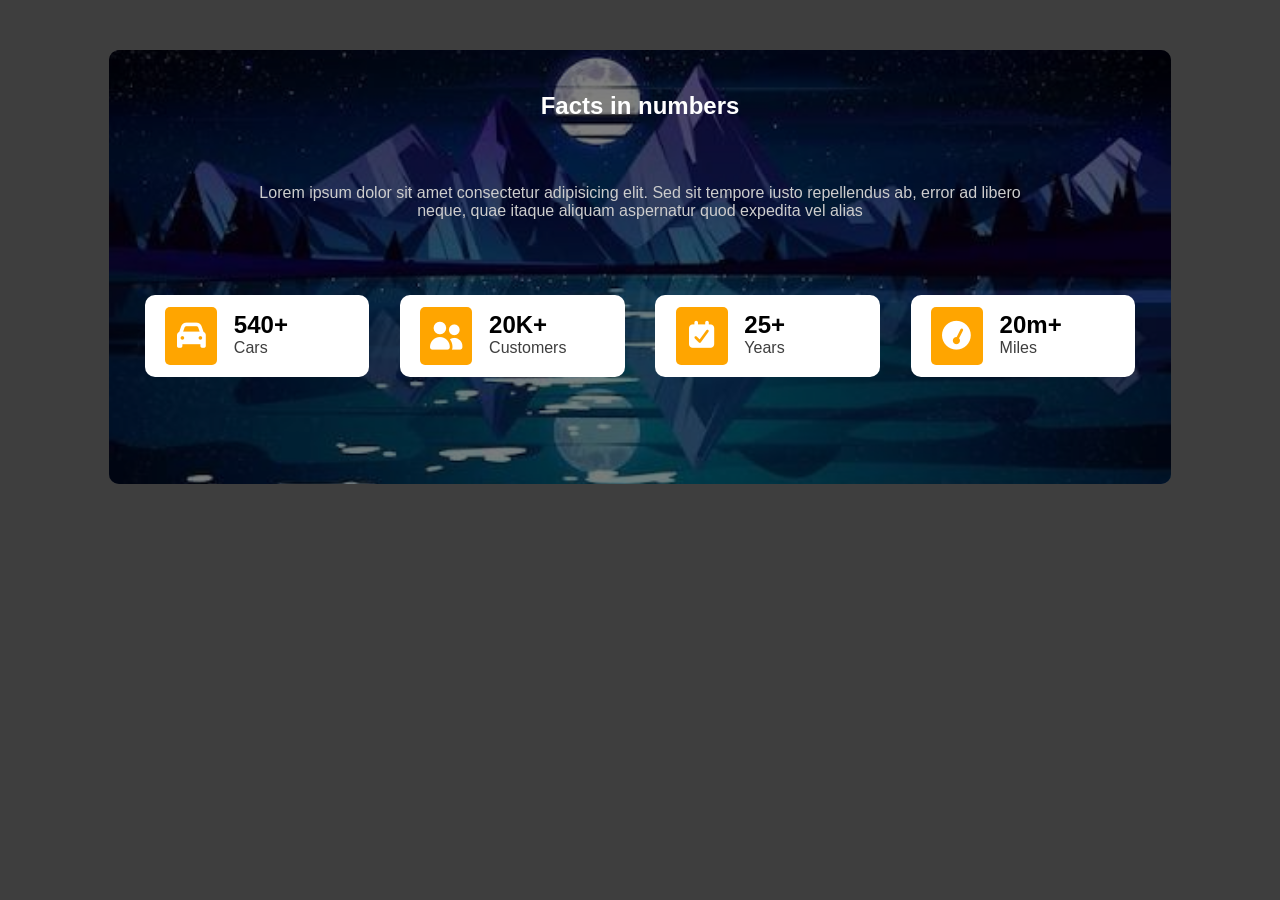
<file: Session_4/index.html>
<!DOCTYPE html>
<html lang="en">

<head>
    <meta charset="UTF-8">
    <meta name="viewport" content="width=device-width, initial-scale=1.0">
    <title>Document</title>

    <link rel="stylesheet" href="CSS/all.min.css">
    <!-- <link rel="stylesheet" href="CSS/Custom.css"> -->
    <link rel="stylesheet" href="CSS/Style.css">
</head>

<body>

    <section>
        <div class="container">
            <div class="opp">
                <h1>Facts in numbers</h1>

                <p>
                    Lorem ipsum dolor sit amet consectetur adipisicing elit. Sed sit tempore iusto repellendus ab, error
                    ad
                    libero neque, quae itaque aliquam aspernatur quod expedita vel alias
                </p>

                <div class="row ">

                    <div class="card">
                        <div class="icon">
                            <p>
                                <i class="fa-solid fa-car"></i>
                            </p>
                        </div>
                        <div class="content">
                            <h2>540+</h2>
                            <p>Cars</p>
                        </div>
                    </div>

                    <div class="card">
                        <div class="icon">
                            <p>
                                <i class="fa-solid fa-user-group"></i>
                            </p>
                        </div>
                        <div class="content">
                            <h2>20K+</h2>
                            <p>Customers</p>
                        </div>
                    </div>

                    <div class="card">
                        <div class="icon">
                            <p>
                                <i class="fa-solid fa-calendar-check"></i>
                            </p>
                        </div>
                        <div class="content">
                            <h2>25+</h2>
                            <p>Years</p>
                        </div>
                    </div>

                    <div class="card">
                        <div class="icon">
                            <p>
                                <i class="fa-solid fa-gauge-simple-high"></i>
                            </p>
                        </div>
                        <div class="content">
                            <h2>20m+</h2>
                            <p>Miles</p>
                        </div>
                    </div>

                </div>
            </div>
        </div>
    </section>

    <!-- <p>
        <i class="fa-solid fa-car"></i>
    </p>
    <p>
        <i class="fa-thin fa-car"></i>
    </p>
    <p>
        <i class="fa-regular fa-user-group"></i>
    </p>
    <p>
        <i class="fa-solid fa-user-group"></i>
    </p>
    <p>
        <i class="fa-solid fa-calendar-check"></i>
    </p>
    <p>
        <i class="fa-light fa-calendar-check"></i>
    </p>
    <p>
        <i class="fa-light fa-gauge-simple-high"></i>
    </p>
    <p>
        <i class="fa-solid fa-gauge-simple-high"></i>
    </p> -->
</body>

</html>
</file>
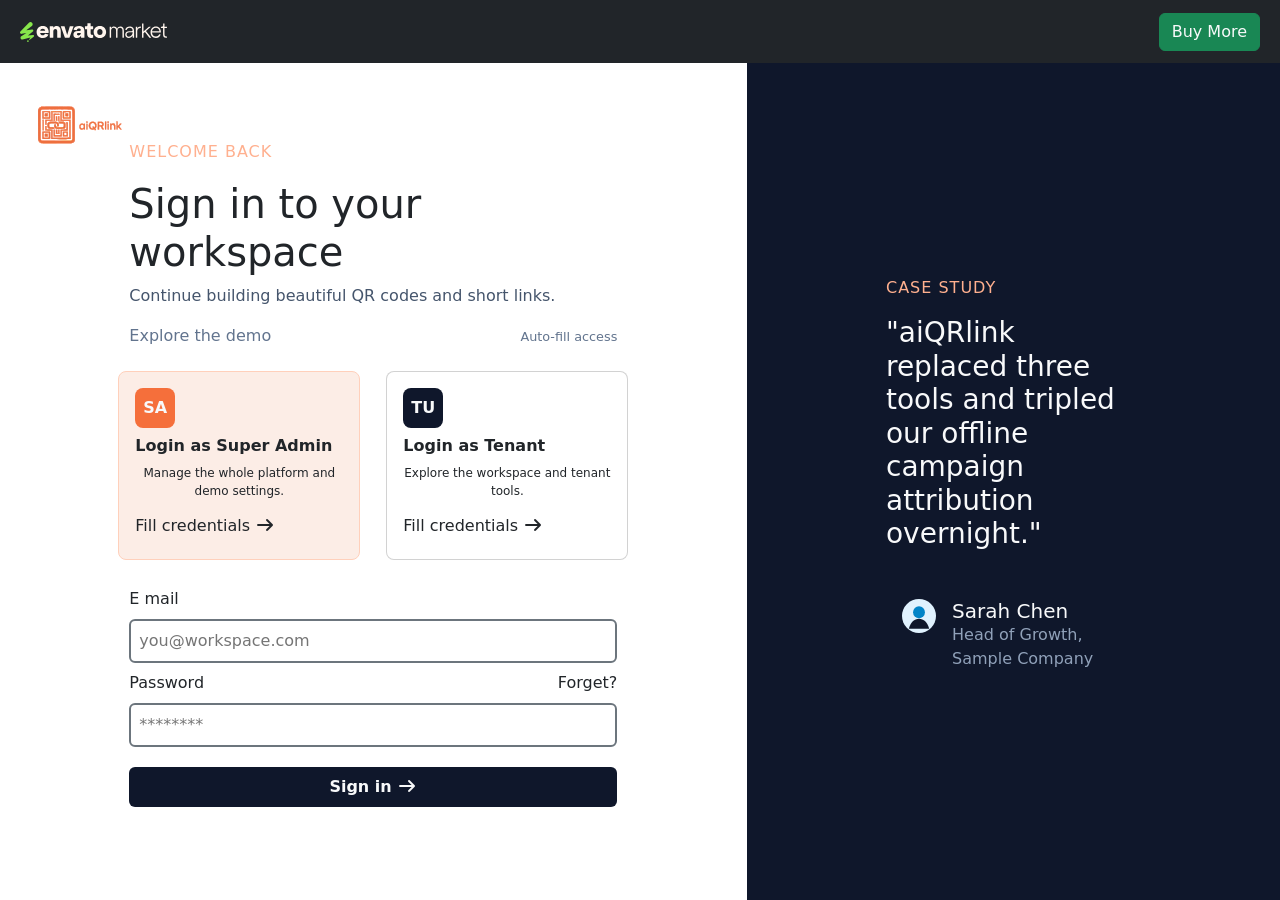
<file: Session_9/index.html>
<!DOCTYPE html>
<html lang="en">

<head>
    <meta charset="UTF-8">
    <meta name="viewport" content="width=device-width, initial-scale=1.0">
    <title>Document</title>

    <link rel="stylesheet" href="Bootstrap/CSS/Bootstrap.css">
    <link rel="stylesheet" href="Css/all.css">
    <link rel="stylesheet" href="Css/Style.css">

</head>

<body>

    <nav class="navbar navbar-expand-lg bg-dark p-2 ">
        <div class="container-fluid logo ">

            <a class="navbar-brand" href="#">Envato Market</a>
            <button class="btn btn-success text-light " type="submit">Buy More</button>

        </div>
    </nav>

    <section class="container-fluid">
        <div class="row">

            <div class="sign_in col-7 p-5 d-flex flex-column justify-content-around align-items-center ">
                <div class="w-75">

                    <img src="Images/aiqrlink-logo.svg" alt="">

                    <div class="title">
                        <p style="color: #ffb08f ; letter-spacing: 1px;">WELCOME BACK</p>
                        <h1>Sign in to your workspace</h1>
                        <p style="color: #45556c; ">Continue building beautiful QR codes and short links.</p>
                    </div>

                    <div class="type mb-3">
                        <div class="head d-flex align-items-center justify-content-between " style="color: #62748e ;">
                            <p>Explore the demo</p>
                            <p style="font-size: 0.8rem;">Auto-fill access</p>
                        </div>

                        <div class="choice row d-flex justify-content-between align-items-center ">
                            <div class="btn position-relative col-6 ms-0 ps-0 " >
                                <button
                                    class="card d-flex flex-column justify-content-start align-items-start p-3 rounded-3 ms-0 ">

                                    <span class="icon p-2 rounded-3 text-light fw-bold mb-2 "
                                        style=" background-color: #f56f3b;">
                                        SA
                                    </span>

                                    <h5>Login as Super Admin</h5>

                                    <p>Manage the whole platform and demo settings.</p>

                                    <h6>Fill credentials <i class="fa-solid fa-arrow-right"></i></h6>

                                </button>
                            </div>

                            <div class="btn position-relative col-6 me-0 pe-0   d-flex justify-content-end" >
                                <button
                                    class="card d-flex flex-column justify-content-start align-items-start p-3 rounded-3 me-0 ">
                                    <span class="icon p-2 rounded-3 text-light fw-bold mb-2 "
                                        style="background-color: #0f172b;">
                                        TU
                                    </span>

                                    <h5>Login as Tenant</h5>

                                    <p>Explore the workspace and tenant tools.</p>

                                    <h6>Fill credentials <i class="fa-solid fa-arrow-right"></i></h6>

                                </button>
                            </div>
                        </div>
                    </div>

                    <form method="get" class="w-100 m-0 p-0 d-flex flex-column justify-content-between align-items-start" >

                        <label for="email" class="w-100 p-0 my-1" >
                            <span>E mail</span>
                        </label>
                        <input type="email" id="email" placeholder="you@workspace.com" required
                                class="w-100 p-2 border-2 border-secondary rounded-2 my-1"
                                style="border: solid;">

                        <label for="password" class="w-100 p-0 my-1 d-flex justify-content-between " >
                            <span>Password</span>
                            <span>Forget?</span>
                        </label>
                        <input type="password" id="password" placeholder="********" required 
                                class="w-100 p-2 border-2 border-secondary rounded-2 my-1"
                                style="border: solid;">

                        <button class="w-100 p-2 border-0  rounded-2 my-3 text-light fw-semibold" style="background-color: #0f172b ;" >
                            Sign in <i class="fa-solid fa-arrow-right"></i> </button>

                    </form>

                </div>
            </div>

            <div class="details col-5 d-flex justify-content-center align-items-center flex-column text-light">

                <div class="content w-50 ">
                   
                    <p style="color: #ffb08f ; letter-spacing: 1px;">CASE STUDY</p>

                    <h3>
                        "aiQRlink replaced three tools and tripled our offline campaign attribution overnight."
                    </h3>

                    <div class="person d-flex flex-row align-items-start justify-content-center mt-5">

                        <div class="icon rounded-circle mx-3 " style="width: 50px; height: 50px;">
                            <img src="Images/icon.svg" class="img-fluid">
                        </div>

                        <div class="info d-flex align-items-start justify-content-center flex-column ">
                            <h5 class="my-0">Sarah Chen</h5>
                            <p style="color: #90a1b9 ; ">Head of Growth, Sample Company</p>
                        </div>

                    </div>
                </div>

            </div>

        </div>
    </section>

    <script src="Bootstrap/JS/Bootstrap.js"></script>
</body>

</html>
</file>
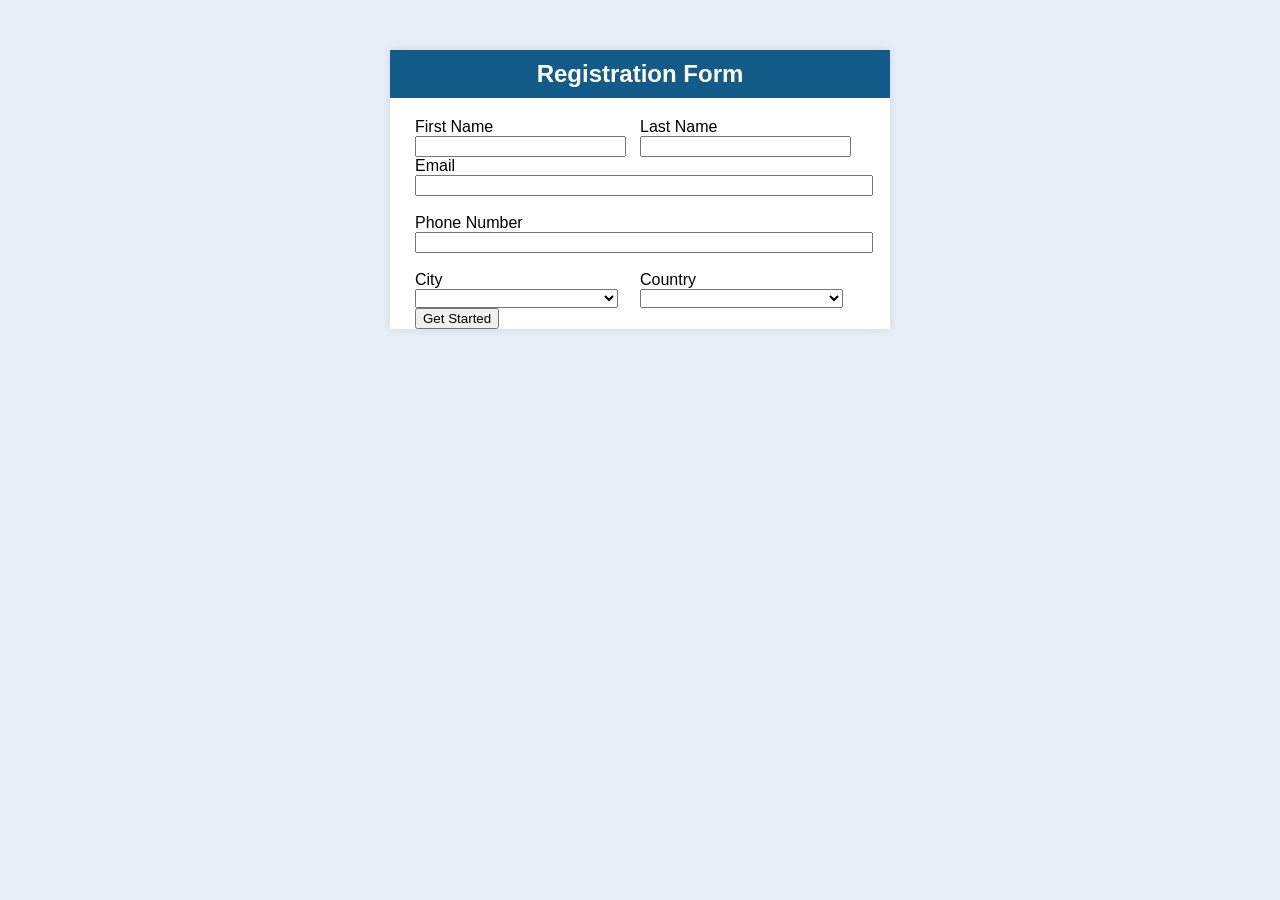
<file: Session_3/Page_1/index.html>
<!DOCTYPE html>
<html lang="en">

<head>

    <meta charset="UTF-8">
    <meta name="viewport" content="width=device-width, initial-scale=1.0">
    <title>Exe_01</title>

    <style>
        .half-width {
            width: 50%;
            float: left;
        }

        .full-width {
            width: 100%;
            /* float: left; */
        }

        .w90 {
            width: 90%;
        }

        .d-inline-block {
            display: inline-block;
        }

        body {
            background: #E6EEF8;
        }

        .card {
            width: 500px;
            /* height: 600px; */
            font-family: Arial, Helvetica, sans-serif;
            background: #fff;
            margin: 50px auto;
            /* padding: 20px; */
            /* border-radius: 10px; */
            box-shadow: 0 0 10px rgba(0, 0, 0, 0.1);
        }

        .card h2 {
            color: #fff;
            /* width: 100%; */
            text-align: center;
            background-color: #135C8A;
            padding: 10px 0px;
        }

        form {
            margin: auto;
            /* width: 100%; */
            /* padding: 20px; */
            /* overflow: auto; */
        }

    </style>

</head>

<body>

    <div class="card">

        <h2 class="full-width">Registration Form</h2>

        <form method="get" class="w90">

            <div class="first-name half-width d-inline-block">
                <label for="F-Name">First Name</label>
                <input type="text" id="F-Name" name="F-Name" class="w90" >
            </div>

            <div class="last-name half-width d-inline-block">
                <label for="L-Name">Last Name</label>
                <input type="text" id="L-Name" name="L-Name" class="w90" >
            </div>

            <br><br>

            <label for="E-mail" class="full-width">Email</label> <br>
            <input type="email" id="E-mail" name="E-mail" class="full-width" >
            <br><br>

            <label for="P-Num" class="full-width">Phone Number</label> <br>
            <input type="text" id="P-Num" name="P-Num" class="full-width">
            <br><br>

            <div class="city half-width d-inline-block">
                <label for="City">City</label> <br>
                <select name="City" id="City" class="w90" >
                    <option selected disabled hidden></option>
                    <option value="Cairo">Cairo</option>
                    <option value="Giza">Giza</option>
                    <option value="NY">New York</option>
                    <option value="LA">Los Angeles</option>
                    <option value="CH">Chicago</option>
                    <option value="LD">London</option>
                    <option value="RO">Rome</option>
                </select>
            </div>

            <div class="country half-width d-inline-block">
                <label for="Country">Country</label> <br>
                <select name="Country" id="Country" class="w90" >
                    <option selected disabled hidden></option>
                    <option value="Eg">Egypt</option>
                    <option value="USA">America</option>
                    <option value="I">Italy</option>
                    <option value="F">France</option>
                    <option value="En">England</option>
                    <option value="Mi">Milano</option>
                </select>
            </div>

            <br><br>

            <button type="submit">Get Started</button>
        </form>

    </div>

</body>

</html>
</file>
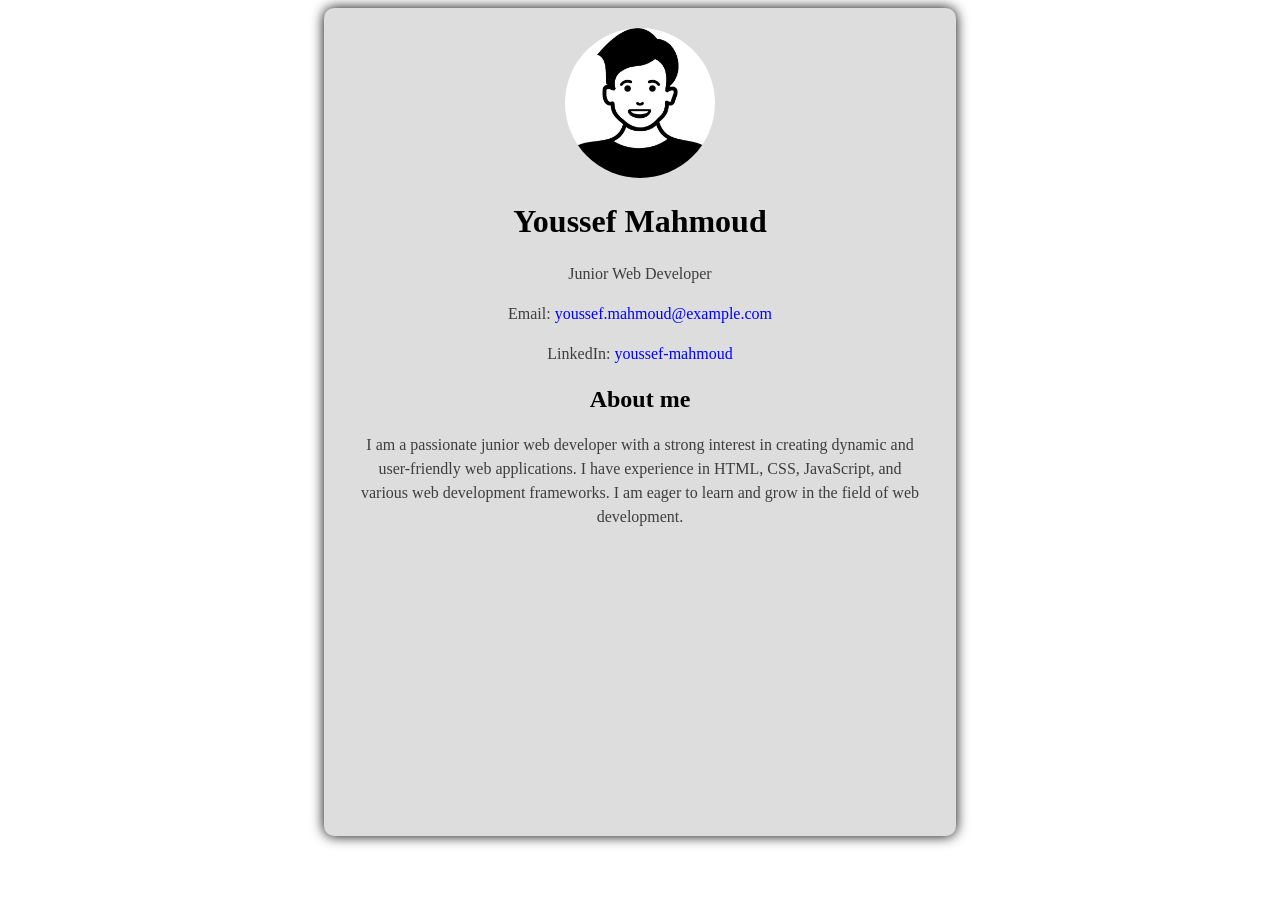
<file: Session_3/Page_3/index.html>
<!DOCTYPE html>
<html lang="en">

<head>

    <meta charset="UTF-8">
    <meta name="viewport" content="width=device-width, initial-scale=1.0">
    <title>Page_3</title>

    <style>
        .container
        {
            width: 50%;
            height: 92vh;
            margin:auto;
            background-color: #ddd;
            text-align: center;
            border-radius: 10px;
            box-shadow: 0px 0px 13px #000;
        }

        p
        {
            line-height: 1.5;
            color: #3e3e3e;
        }

        .container img
        {
            width: 150px;
            height: 150px;
            border-radius:50% ;
            margin-top: 20px;
        }

        .container .content
        {
            width: 90%;
            margin: auto;
        }

        .container .content a
        {
            color: blue;
            text-decoration: none;
        }
    </style>


</head>

<body>

    <div class="container">

        <img src="Images/person.jpg">

        <div class="content">
            <h1>Youssef Mahmoud</h1>
            <p>Junior Web Developer</p>
            <p>Email: <a href="#">youssef.mahmoud@example.com</a></p>
            <p>LinkedIn: <a href="#">youssef-mahmoud</a></p>

            <h2>About me</h2>
            <p>
                I am a passionate junior web developer with a strong interest in creating dynamic and user-friendly web
                applications. I have experience in HTML, CSS, JavaScript, and various web development frameworks. I am
                eager
                to learn and grow in the field of web development.
            </p>
        </div>
    </div>

</body>

</html>
</file>
<file: Session_4/CSS/Custom.css>
* {
    padding: 0;
    margin: 0;
    box-sizing: border-box;    
}

.w-100{
    width: 100%;
}

.w-75{
    width: 75%;
}

.w-50{
    width: 50%;
}

.w-30{
    width: 30%;
}

.w-25{
    width: 25%;
}

.flout-right
{
    float: right;
}

.flout-left
{
    float: left;
}

.center-text
{
    text-align: center;
}
</file>
<file: Session_4/CSS/Style.css>
*
{
    padding: 0;
    margin: 0;
    box-sizing: border-box;
}

section
{
    height: 100vh;
    width: 100%;
    padding:50px ;
    background: #3e3e3e ;
    text-align: center;
    font-family: Arial, Helvetica, sans-serif;
}

.container
{
    width: 90%;
    /* height: 70vh; */
    margin: auto;
    /* padding: 2%; */
    border-radius: 10px;
    background-image: url("../Images/download.jpeg");
    background-size: cover;
    background-repeat: no-repeat;
    background-position: center;    
    overflow: hidden;

}

.opp
{
    width: 100%;
    background: rgba( 0 ,  0 ,  0 , 0.5);
}

h1
{
    padding: 4% 0;
    color: #fff;
}

p
{
    width: 75%;
    margin: 2% auto;
    font-size: 1rem;
    color: #cdcdcd;
}

.row
{
    /* background-color: #09c ; */
    padding: 5% 2%;
    padding-bottom: 10%;
    /* margin-top: 7%; */
}

.row .card
{
    background-color: #fff;
    width: 22%;
    display: inline-block;
    border-radius: 10px;
    padding: 1%;
    margin: 0 1.3% ;
}

.card .icon
{
    width: 34%;
    display: inline-block;
    /* margin-top: 1.2%; */
    /* text-align: center; */
    vertical-align: 40% ;
}

.card .icon i
{
    font-size: 1.8rem;
    padding: 15px 5px ;
    width: 100%;
    margin: 1%;
    border-radius: 5px;
    background-color: orange;
    color: #fff ;
}


.card .content 
{
    width: 63%;
    display: inline-block;
    text-align: left;
    padding: 2%;
    /* background-color: turquoise; */
}

.card .content p 
{
    padding: 0;
    margin: 0;
    color: #3e3e3e;
}
</file>
<file: Session_9/Css/Style.css>
:root
{
    --brand-color : #ffb08f; 
}

/* ================================================================ */

nav
{
    overflow: auto;
    height: 7vh;
}

nav .logo a
{
    display: inline-block;
    text-indent: -9999px;
    height: 20px;
    width: 152px;
    background-size: 152px 18px;
    background-image: url("../Images/logo.svg");
    background-repeat: no-repeat;
    background-size: contain;
}

nav .logo button:hover
{
    border-color: transparent ;
    background-color: rgb(20, 69, 41);
}

/* ================================================================ */

.sign_in ,.details
{
    height: 93vh;
    position: relative;
}

.sign_in img
{
    width: 85px;
    height: 40px;
    position: absolute;
    top: 5%;
    left: 5%;
}

.sign_in .type .choice .card h5
{
    font-size: 1rem;
    font-weight: bold;
}
.sign_in .type .choice .card p
{
    font-size: 0.75rem;
}

.sign_in .type .choice button
{
    width: 100%;
    transition-duration: 0.5s ;
}

.sign_in .type .choice .btn:nth-of-type(1) button
{
    border: 1px solid #ffd0bb ;
    background-color: #fcede6 ;
}

.sign_in .type .choice .btn:nth-of-type(1) button:hover
{
    transform: translateY(-12px);
    box-shadow: 0px 0px 10px #ff8f5e ;
    background-color: rgb(255, 245, 240);
    border-color: #ff8f5e;
}

.sign_in .type .choice .btn:nth-of-type(2) button
{
    /* border: 1px solid #ffd0bb ; */
    /* background-color: #fcede6 ; */
}

.sign_in .type .choice .btn:nth-of-type(2) button:hover
{
    transform: translateY(-12px);
    box-shadow: 0px 0px 10px #0f172b ;
    /* background-color: #767d90; */
    border-color: rgb(163, 163, 163);
}

/* .sign_in .type .choice button:nth-of-type(2) */


 
.details
{
    background-color: #0f172b ;
}
</file>
